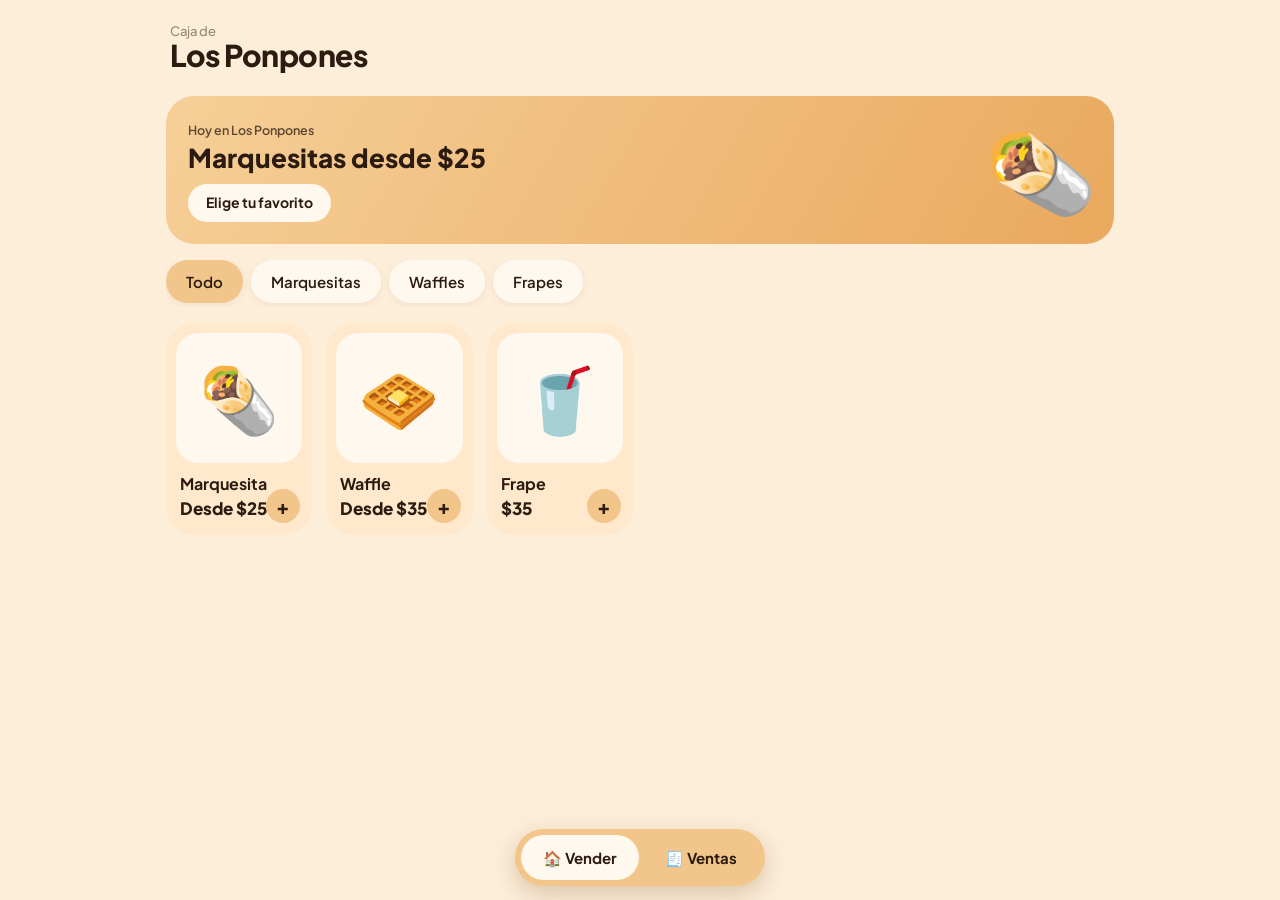
<file: ponpones-caja.html>
<!DOCTYPE html>
<html lang="es">
<head>
<meta charset="utf-8">
<meta name="viewport" content="width=device-width, initial-scale=1, viewport-fit=cover">
<title>Los Ponpones – Caja</title>
<link href="https://fonts.googleapis.com/css2?family=Plus+Jakarta+Sans:wght@500;600;700;800&display=swap" rel="stylesheet">
<style>
:root{--bg:#FBEFD5;--card:#FFF9EA;--ink:#4A2A1A;--mute:#85634E;--red:#C8283C;--pur:#7A3A8C;--teal:#17697A;--yel:#F5B82E;--line:#E6CFA3;color-scheme:light;box-sizing:border-box;padding-top:env(safe-area-inset-top,0px);padding-bottom:env(safe-area-inset-bottom,0px)}
@media(prefers-color-scheme:dark){:root:not([data-theme="light"]){--bg:#241611;--card:#33211A;--ink:#FBEFD5;--mute:#C9A98E;--line:#55392C;--red:#F0566A;--pur:#C79AD9;--teal:#55BFD3;color-scheme:dark}}
:root[data-theme="dark"]{--bg:#241611;--card:#33211A;--ink:#FBEFD5;--mute:#C9A98E;--line:#55392C;--red:#F0566A;--pur:#C79AD9;--teal:#55BFD3;color-scheme:dark}
*{box-sizing:border-box}
html,body{margin:0}
body{background:var(--bg);color:var(--ink);font:500 16px/1.4 Fredoka,"Trebuchet MS",system-ui,sans-serif;min-height:100vh;padding-bottom:110px}
header{text-align:center;padding:18px 16px 6px}
.logo{font-weight:700;font-size:clamp(38px,9vw,64px);line-height:1;margin:0;color:var(--red);text-shadow:2px 2px 0 var(--yel),4px 4px 0 var(--ink);letter-spacing:.5px}
.logo small{display:block;font-size:.42em;color:var(--pur);text-shadow:1px 1px 0 var(--yel);margin-bottom:2px}
nav{display:flex;gap:8px;justify-content:center;margin:14px 0 4px}
nav button{font:inherit;font-weight:600;border:2px solid var(--ink);background:var(--card);color:var(--ink);padding:8px 22px;border-radius:99px;cursor:pointer}
nav button.on{background:var(--ink);color:var(--bg)}
main{max-width:980px;margin:0 auto;padding:12px 16px}
.grid{display:grid;gap:14px;grid-template-columns:repeat(auto-fit,minmax(250px,1fr))}
.prod{font:inherit;text-align:left;color:var(--ink);background:var(--card);border:3px solid var(--c);border-radius:22px;padding:16px 18px;cursor:pointer;box-shadow:0 5px 0 var(--c);display:flex;align-items:center;gap:14px}
.prod:active{transform:translateY(3px);box-shadow:0 2px 0 var(--c)}
.prod .em{font-size:44px}
.prod h2{margin:0;font-size:26px;color:var(--c);font-weight:700}
.prod p{margin:2px 0 0;color:var(--mute);font-size:15px}
button:focus-visible,input:focus-visible{outline:3px solid var(--yel);outline-offset:2px}
.bar{position:fixed;left:0;right:0;bottom:0;background:var(--ink);color:var(--bg);padding:12px 16px calc(12px + env(safe-area-inset-bottom,0px));display:flex;justify-content:space-between;align-items:center;gap:12px;z-index:5}
.bar b{font-size:22px}
.btn{font:inherit;font-weight:700;border:0;border-radius:14px;padding:12px 20px;background:var(--yel);color:#4A2A1A;cursor:pointer;font-size:17px}
.btn.big{width:100%;margin-top:14px;padding:15px}
.btn.alt{background:transparent;border:2px solid var(--line);color:var(--ink)}
.ov{position:fixed;inset:0;background:rgba(40,20,10,.55);display:flex;align-items:flex-end;justify-content:center;z-index:10}
.sheet{background:var(--bg);width:100%;max-width:520px;max-height:92%;overflow:auto;border-radius:26px 26px 0 0;padding:20px 18px calc(20px + env(safe-area-inset-bottom,0px));animation:up .18s ease-out}
@keyframes up{from{transform:translateY(40px);opacity:0}}
@media(prefers-reduced-motion:reduce){.sheet{animation:none}}
.sheet h2{margin:0 0 10px;font-size:26px}
.l{margin:14px 0 6px;color:var(--mute);font-weight:600}
.seg{display:grid;grid-template-columns:1fr 1fr;gap:8px}
.seg button,.chip{font:inherit;font-weight:600;border:2px solid var(--line);background:var(--card);color:var(--ink);border-radius:14px;padding:10px;cursor:pointer}
.seg button b{display:block;font-size:20px}
.seg button.on,.chip.on{border-color:var(--c);background:var(--c);color:#fff}
.chips{display:flex;flex-wrap:wrap;gap:8px}
.chip{border-radius:99px;padding:8px 14px}
input{font:inherit;width:100%;border:2px solid var(--line);background:var(--card);color:var(--ink);border-radius:12px;padding:10px 12px;margin-top:8px}
.qty{display:flex;align-items:center;justify-content:center;gap:18px;margin-top:16px}
.qty button{font:inherit;font-size:26px;width:48px;height:48px;border-radius:50%;border:2px solid var(--ink);background:var(--card);color:var(--ink);cursor:pointer}
.qty b{font-size:28px;min-width:36px;text-align:center}
.row{display:flex;justify-content:space-between;align-items:center;gap:10px;padding:10px 0;border-bottom:1px dashed var(--line)}
.row small{color:var(--mute);display:block}
.x{font:inherit;border:0;background:none;color:var(--red);font-size:20px;cursor:pointer}
.tot{display:flex;justify-content:space-between;font-size:26px;font-weight:700;margin-top:12px}
.stats{display:grid;grid-template-columns:repeat(auto-fit,minmax(140px,1fr));gap:10px;margin:8px 0 16px}
.stat{background:var(--card);border:2px solid var(--line);border-radius:18px;padding:12px 14px}
.stat b{font-size:28px;display:block}
.stat span{color:var(--mute)}
.pr{display:grid;grid-template-columns:repeat(auto-fit,minmax(150px,1fr));gap:10px}
.pr label{color:var(--mute);font-size:14px}
.change{font-size:30px;font-weight:700;text-align:center;margin-top:12px;color:var(--teal)}
.empty{text-align:center;color:var(--mute);padding:30px 10px}
:root{--bg:#FDEEDA;--card:#FFF8EE;--tile:#FFE8CC;--acc:#F2C68A;--ink:#2B1B10;--mute:#9C8672;--line:#F1DDC2}
@media(prefers-color-scheme:dark){:root:not([data-theme="light"]){--tile:#432A1E}}
:root[data-theme="dark"]{--tile:#432A1E}
body{font:500 15px/1.4 "Plus Jakarta Sans",system-ui,sans-serif;padding-bottom:170px}
header{display:flex;flex-direction:column;align-items:flex-start;text-align:left;max-width:980px;margin:0 auto;padding:22px 20px 4px}
.wl{color:var(--mute);font-size:13px}
.logo{font-size:30px;font-weight:800;color:var(--ink);text-shadow:none;letter-spacing:-.5px;margin:0}
nav{position:fixed;left:50%;transform:translateX(-50%);bottom:calc(14px + env(safe-area-inset-bottom,0px));z-index:6;background:var(--acc);padding:6px;border-radius:99px;gap:4px;margin:0;box-shadow:0 8px 24px rgba(120,70,20,.25)}
nav button{border:0;background:transparent;color:#2B1B10;padding:12px 22px;font-weight:700;font-size:15px}
nav button.on{background:#FFF8EE;color:#2B1B10}
.promo{display:flex;align-items:center;justify-content:space-between;gap:10px;background:linear-gradient(120deg,#F6CF98,#E9A95E);border-radius:28px;padding:22px;color:#2B1B10;margin:10px 0 16px;overflow:hidden}
.promo small{font-weight:600;opacity:.75}
.promo h2{margin:4px 0 12px;font-size:26px;line-height:1.1;font-weight:800}
.pill{display:inline-block;background:#FFF8EE;border-radius:99px;padding:9px 18px;font-weight:700;font-size:14px}
.pe{font-size:84px;line-height:1;transform:rotate(-12deg)}
.cats{display:flex;gap:8px;overflow-x:auto;margin-bottom:16px;padding-bottom:4px}
.cat{font:inherit;font-weight:600;white-space:nowrap;border:0;background:var(--card);color:var(--ink);padding:11px 20px;border-radius:99px;cursor:pointer;box-shadow:0 2px 8px rgba(120,70,20,.08)}
.cat.on{background:var(--acc);color:#2B1B10}
.grid{grid-template-columns:repeat(auto-fill,minmax(140px,1fr));gap:14px}
.prod{display:block;position:relative;border:0;box-shadow:none;background:var(--tile);border-radius:28px;padding:10px 10px 14px}
.prod:active{transform:scale(.98);box-shadow:none}
.it{display:flex;align-items:center;justify-content:center;background:var(--card);border-radius:22px;height:130px;margin-bottom:10px}
.prod .em{font-size:64px}
.prod h2{font-size:16px;color:var(--ink);font-weight:700;margin:0 4px}
.prod p{font-size:17px;font-weight:800;color:var(--ink);margin:2px 4px 0}
.add{position:absolute;right:12px;bottom:12px;width:34px;height:34px;border-radius:50%;background:var(--acc);color:#2B1B10;font-weight:800;font-size:20px;display:flex;align-items:center;justify-content:center;line-height:1}
.bar{left:0;right:0;margin:0 auto;width:calc(100% - 32px);max-width:520px;bottom:calc(82px + env(safe-area-inset-bottom,0px));background:var(--acc);color:#2B1B10;border-radius:24px;padding:10px 10px 10px 20px}
.bar .btn{background:#2B1B10;color:#FFF8EE}
.ov{background:rgba(60,35,15,.45)}
.sheet{background:var(--card);border-radius:34px 34px 0 0}
.sheet h2{font-size:26px;font-weight:800}
.hero{background:var(--acc);border-radius:26px;height:130px;display:flex;align-items:center;justify-content:center;font-size:76px;margin-bottom:14px}
.seg button,.chip{border:0;background:var(--tile)}
.seg button{border-radius:20px}
.seg button.on,.chip.on{background:var(--acc);color:#2B1B10}
input{background:var(--tile);border:2px solid transparent;border-radius:16px}
.qty button{background:var(--acc);border:0;color:#2B1B10;font-weight:700}
.btn{border-radius:99px;background:var(--acc);color:#2B1B10}
.btn.big{padding:17px}
.btn.alt{background:var(--tile);border:0;color:var(--ink)}
.stat{background:var(--tile);border:0;border-radius:22px}
.row{border-bottom:1px solid var(--line)}
.lnk{display:block;text-align:center;text-decoration:none;margin-top:8px}
</style>
</head>
<body>
<header>
  <small class="wl">Caja de</small><h1 class="logo">Los Ponpones</h1>
  <nav><button id="t1" onclick="tab(1)">🏠 Vender</button><button id="t2" onclick="tab(2)">🧾 Ventas</button></nav>
</header>
<main id="main"></main>
<div id="bar"></div>
<div id="ov"></div>
<script>
var FL=["Cajeta","Lechera","Maple","Chocolate de avellana","Mermelada de fresa"];
var FLF=["Café","Chocolate","Moca","Cajeta","Mazapán","Nuez"];
var FR=["Fresa","Plátano","Fruta de temporada","Jamón","Queso Philadelphia"];
var DEF={m:25,mf:30,w:35,wf:40,f:35};
var P={m:{n:"Marquesita",k:"m",kf:"mf",c:"var(--red)",e:"🌯"},w:{n:"Waffle",k:"w",kf:"wf",c:"var(--pur)",e:"🧇"},f:{n:"Frape",k:"f",c:"var(--teal)",e:"🥤"}};
var mem={};
function ld(k,d){try{var v=localStorage.getItem(k);if(v)return JSON.parse(v)}catch(e){}return mem[k]!==undefined?mem[k]:d}
function sv(k,v){mem[k]=v;try{localStorage.setItem(k,JSON.stringify(v))}catch(e){}}
var PR=Object.assign({},DEF,ld("pp_prices",{}));
var sales=ld("pp_sales",[]);
var cart=[],cur=null,view=1,armed=false,cat="all";
var CATS=[["all","Todo"],["m","Marquesitas"],["w","Waffles"],["f","Frapes"]];
function sc(i){cat=CATS[i][0];draw()}
var WA="525521532208",EM="romerorayo2402@gmail.com";
function msg(){return "Pedido Los Ponpones:\n"+cart.map(function(i){return i.q+" x "+name(i)+(det(i)?" ("+det(i)+")":"")+" - $"+(i.u*i.q)}).join("\n")+"\nTotal: $"+tot()}
function wa(){return "https://wa.me/"+WA+"?text="+encodeURIComponent(msg())}
function ml(){return "mailto:"+EM+"?subject="+encodeURIComponent("Pedido Los Ponpones")+"&body="+encodeURIComponent(msg())}
function esc(s){return String(s).replace(/[&<>"]/g,function(c){return{"&":"&amp;","<":"&lt;",">":"&gt;",'"':"&quot;"}[c]})}
function $(n){return n.toFixed?"$"+n:n}
function unit(c){return c.p==="f"?PR.f:PR[c.fruit?P[c.p].kf:P[c.p].k]}
function name(it){return P[it.p].n+(it.fruit?(it.fr.every(function(x){return FR.indexOf(x)<3})?" con fruta":" con extras"):"")}
function det(it){return [it.fl,it.fr&&it.fr.join(", ")].filter(Boolean).join(" · ")}
function tab(n){view=n;armed=false;draw()}
function draw(){
  document.getElementById("t1").className=view==1?"on":"";
  document.getElementById("t2").className=view==2?"on":"";
  var m=document.getElementById("main"),b=document.getElementById("bar");
  if(view==1){
    m.innerHTML='<div class="promo"><div><small>Hoy en Los Ponpones</small><h2>Marquesitas desde '+$(PR.m)+'</h2><span class="pill">Elige tu favorito</span></div><div class="pe">🌯</div></div><div class="cats">'+CATS.map(function(c,i){return '<button class="cat'+(cat===c[0]?" on":"")+'" onclick="sc('+i+')">'+c[1]+'</button>'}).join("")+'</div><div class="grid">'+["m","w","f"].filter(function(k){return cat==="all"||cat===k}).map(function(k){var p=P[k];
      var sub=(k==="f"?"":"Desde ")+$(PR[p.k]);
      return '<button class="prod" style="--c:'+p.c+'" onclick="openP(\''+k+'\')"><span class="it"><span class="em">'+p.e+'</span></span><h2>'+p.n+'</h2><p>'+sub+'</p><span class="add">+</span></button>'}).join("")+'</div>';
    var t=cart.reduce(function(a,i){return a+i.u*i.q},0),n=cart.reduce(function(a,i){return a+i.q},0);
    b.innerHTML=n?'<div class="bar"><span><b>'+$(t)+'</b> · '+n+(n==1?" producto":" productos")+'</span><button class="btn" onclick="openCart()">Ver pedido</button></div>':"";
  }else{b.innerHTML="";drawSales(m)}
}
function chip(t,on,fn){return '<button class="chip'+(on?" on":"")+'" onclick="'+fn+'">'+esc(t)+'</button>'}
function openP(k){cur={p:k,fruit:false,fl:"",fr:[],oth:"",q:1};rs()}
function rs(){
  var c=cur,p=P[c.p],h='<div class="ov" onclick="if(event.target===this)closeS()"><div class="sheet"><div class="hero">'+p.e+'</div><h2>'+p.n+'</h2>';
  if(c.p!=="f"){
    h+='<div class="seg"><button class="'+(c.fruit?"":"on")+'" onclick="sf(0)">Normal<b>'+$(PR[p.k])+'</b></button><button class="'+(c.fruit?"on":"")+'" onclick="sf(1)">Con fruta o extra<b>'+$(PR[p.kf])+'</b></button></div>';
    h+='<p class="l">Sabor</p><div class="chips">'+FL.map(function(x,i){return chip(x,c.fl===x&&!c.oth,"sfl("+i+")")}).join("")+'</div><input placeholder="Otro sabor (opcional)" value="'+esc(c.oth)+'" oninput="cur.oth=this.value">';
    if(c.fruit)h+='<p class="l">Frutas y extras</p><div class="chips">'+FR.map(function(x,i){return chip(x,c.fr.indexOf(x)>-1,"tfr("+i+")")}).join("")+'</div>';
  }else h+='<p class="l">Sabor</p><div class="chips">'+FLF.map(function(x,i){return chip(x,c.fl===x&&!c.oth,"sfl("+i+")")}).join("")+'</div><input placeholder="Otro sabor o nota (opcional)" value="'+esc(c.oth)+'" oninput="cur.oth=this.value">';
  h+='<div class="qty"><button aria-label="Menos" onclick="qq(-1)">−</button><b>'+c.q+'</b><button aria-label="Más" onclick="qq(1)">+</button></div>';
  h+='<button class="btn big" onclick="addC()">Agregar '+$(unit(c)*c.q)+'</button><button class="btn big alt" onclick="closeS()" style="margin-top:8px">Cancelar</button></div></div>';
  document.getElementById("ov").innerHTML=h;
}
function sf(v){cur.fruit=!!v;if(!v)cur.fr=[];rs()}
function sfl(i){var L=cur.p==="f"?FLF:FL;cur.fl=cur.fl===L[i]?"":L[i];cur.oth="";rs()}
function tfr(i){var x=FR[i],j=cur.fr.indexOf(x);j>-1?cur.fr.splice(j,1):cur.fr.push(x);rs()}
function qq(d){cur.q=Math.max(1,cur.q+d);rs()}
function closeS(){document.getElementById("ov").innerHTML=""}
function addC(){
  var c=cur,it={p:c.p,fruit:c.fruit,fl:(c.oth||"").trim()||c.fl,fr:c.fr.slice(),q:c.q,u:unit(c)};
  var key=JSON.stringify([it.p,it.fruit,it.fl,it.fr,it.u]),f=cart.filter(function(x){return JSON.stringify([x.p,x.fruit,x.fl,x.fr,x.u])===key})[0];
  f?f.q+=it.q:cart.push(it);closeS();draw();
}
function openCart(){
  if(!cart.length){closeS();draw();return}
  var t=cart.reduce(function(a,i){return a+i.u*i.q},0);
  var h='<div class="ov" onclick="if(event.target===this)closeS()"><div class="sheet"><h2>Pedido</h2>'+cart.map(function(it,i){
    return '<div class="row"><span>'+it.q+" × "+name(it)+(det(it)?"<small>"+esc(det(it))+"</small>":"")+'</span><span><b>'+$(it.u*it.q)+'</b> <button class="x" aria-label="Quitar" onclick="rm('+i+')">✕</button></span></div>'}).join("");
  h+='<div class="tot"><span>Total</span><span>'+$(t)+'</span></div><button class="btn big" onclick="openPay()">Cobrar</button><a class="btn big alt lnk" href="'+wa()+'" target="_blank" rel="noopener">Enviar pedido por WhatsApp</a><a class="btn big alt lnk" href="'+ml()+'" target="_blank" rel="noopener">Enviar pedido por correo</a><button class="btn big alt" style="margin-top:8px" onclick="closeS()">Seguir agregando</button></div></div>';
  document.getElementById("ov").innerHTML=h;
}
function rm(i){cart.splice(i,1);openCart();draw()}
var paid=0;
function tot(){return cart.reduce(function(a,i){return a+i.u*i.q},0)}
function openPay(){paid=0;rp()}
function rp(){
  var t=tot(),ch=paid-t;
  var h='<div class="ov"><div class="sheet"><h2>Cobrar</h2><div class="tot"><span>Total</span><span>'+$(t)+'</span></div><p class="l">¿Con cuánto pagan?</p><div class="chips">'+
    '<button class="chip" onclick="sp('+t+')">Exacto</button>'+[50,100,200,500].map(function(v){return '<button class="chip" onclick="sp('+v+')">$'+v+'</button>'}).join("")+'</div>'+
    '<input type="number" inputmode="numeric" placeholder="Otra cantidad" value="'+(paid||"")+'" oninput="paid=+this.value||0;uc()">'+
    '<div class="change" id="chg">'+chg(ch)+'</div>'+
    '<button class="btn big" onclick="done()">Confirmar venta</button><button class="btn big alt" style="margin-top:8px" onclick="openCart()">Volver</button></div></div>';
  document.getElementById("ov").innerHTML=h;
}
function chg(ch){return paid?(ch>=0?"Cambio: "+$(ch):"Faltan "+$(-ch)):""}
function uc(){document.getElementById("chg").textContent=chg(paid-tot())}
function sp(v){paid=v;rp()}
function done(){
  var t=tot();
  if(paid&&paid<t){document.getElementById("chg").textContent="Faltan "+$(t-paid)+" para completar";return}
  sales.push({id:Date.now(),t:Date.now(),items:cart,total:t,paid:paid||t});sv("pp_sales",sales);
  cart=[];closeS();draw();
}
function today(){var d=new Date().toDateString();return sales.filter(function(s){return new Date(s.t).toDateString()===d})}
function drawSales(m){
  var ts=today(),sum=ts.reduce(function(a,s){return a+s.total},0),cnt={m:0,w:0,f:0};
  ts.forEach(function(s){s.items.forEach(function(i){cnt[i.p]+=i.q})});
  var h='<div class="stats"><div class="stat"><b>'+$(sum)+'</b><span>Vendido hoy</span></div><div class="stat"><b>'+ts.length+'</b><span>Ventas</span></div>'+
    ["m","w","f"].map(function(k){return '<div class="stat"><b>'+cnt[k]+'</b><span>'+P[k].n+(cnt[k]==1?"":"s")+'</span></div>'}).join("")+'</div>';
  h+=ts.length?ts.slice().reverse().map(function(s){
    return '<div class="row"><span>'+new Date(s.t).toLocaleTimeString("es-MX",{hour:"2-digit",minute:"2-digit"})+'<small>'+esc(s.items.map(function(i){return i.q+" "+name(i)+(det(i)?" ("+det(i)+")":"")}).join(", "))+'</small></span><span><b>'+$(s.total)+'</b> <button class="x" aria-label="Borrar venta" onclick="ds('+s.id+')">✕</button></span></div>'}).join(""):'<p class="empty">Todavía no hay ventas hoy. Cuando cobres un pedido aparecerá aquí.</p>';
  h+='<h2 style="margin-top:28px">Precios</h2><div class="pr">'+[["m","Marquesita normal"],["mf","Marquesita con fruta"],["w","Waffle normal"],["wf","Waffle con fruta"],["f","Frape"]].map(function(a){
    return '<div><label>'+a[1]+'</label><input type="number" inputmode="decimal" value="'+PR[a[0]]+'" onchange="up(\''+a[0]+'\',this.value)"></div>'}).join("")+'</div>';
  h+='<button class="btn alt" style="margin-top:22px" onclick="clr()">'+(armed?"¿Seguro? Toca otra vez para borrar todo":"Borrar historial de ventas")+'</button>';
  m.innerHTML=h;
}
function ds(id){sales=sales.filter(function(s){return s.id!==id});sv("pp_sales",sales);draw()}
function up(k,v){var n=parseFloat(v);if(n>=0){PR[k]=n;sv("pp_prices",PR)}}
function clr(){if(!armed){armed=true;draw();return}sales=[];sv("pp_sales",sales);armed=false;draw()}
draw();
</script>
</body>
</html>
</file>
